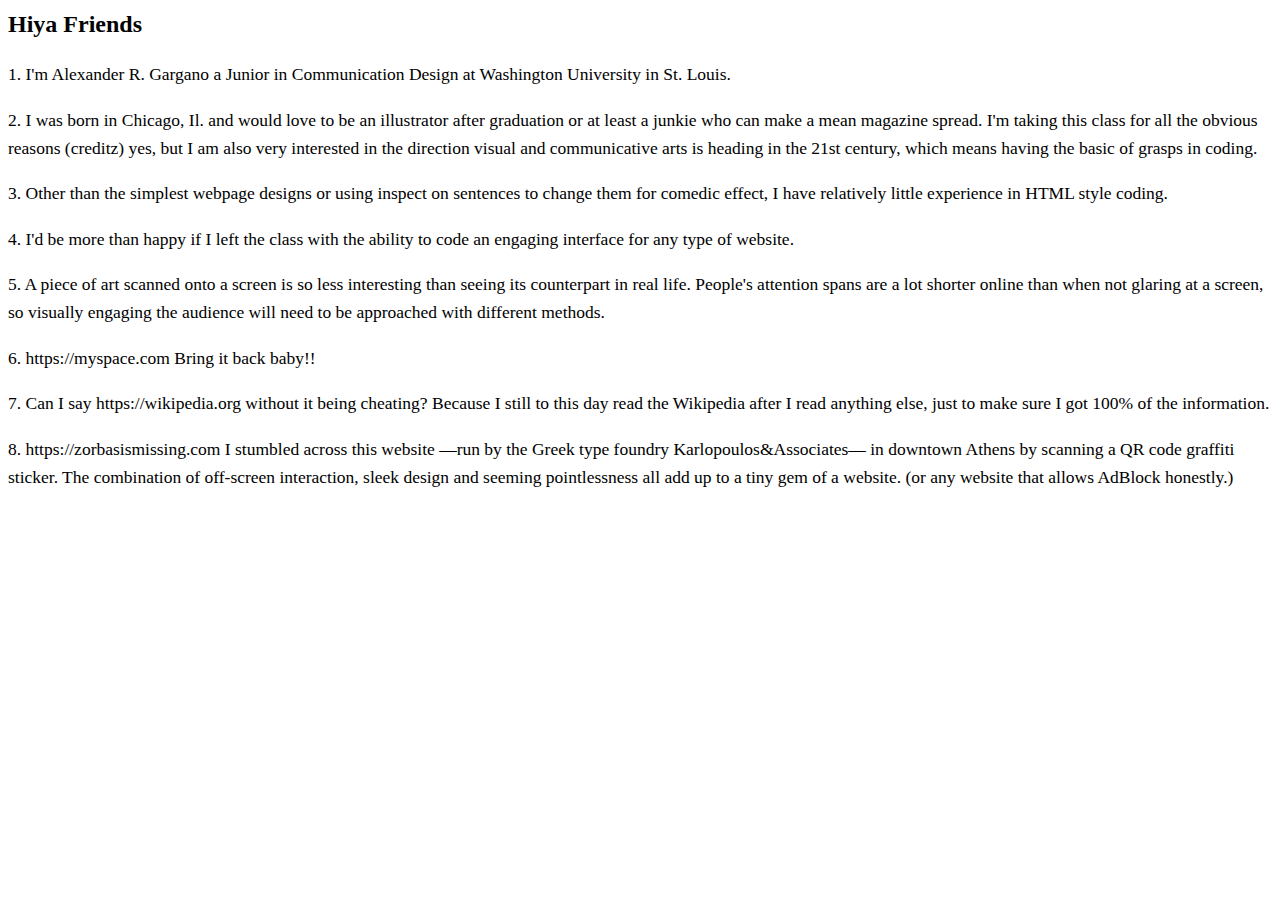
<file: index.html>
<!DOCTYPE html>
<html>
<head>
	<title>Police File </title>

	<style type="text/css" media="screen">
    html {
    	
      -ms-text-size-adjust: 100%; 
      -webkit-text-size-adjust: 100%;

      
      font-size: 62.5%; 
    }

    body {
      font-size: 1.75rem;
      line-height: 1.6;
      font-weight: 400;
      margin: 7;
	  font-family:serif;
    }

    p {
      margin-top: 1rem; }
      
   

    h1 {
      margin-top: 0;
      margin-bottom: 2rem;
      font-size: 2.4rem;
      line-height: 1.35; 
    }
    
  </style>
</head>
<body>
	<h1>Hiya Friends</h1>
<p> 1. I'm Alexander R. Gargano a Junior in Communication Design at Washington University in St. Louis. </p>
<p> 2. I was born in Chicago, Il. and would love to be an illustrator after graduation or at least a junkie who can make a mean magazine spread. I'm taking this class for all the obvious reasons (creditz) yes, but I am also very interested in the direction visual and communicative arts is heading in the 21st century, which means having the basic of grasps in coding. 
<p> 3. Other than the simplest webpage designs or using inspect on sentences to change them for comedic effect, I have relatively little experience in HTML style coding. </p>
<p> 4. I'd be more than happy if I left the class with the ability to code an engaging interface for any type of website.</p>
<p> 5. A piece of art scanned onto a screen is so less interesting than seeing its counterpart in real life. People's attention spans are a lot shorter online than when not glaring at a screen, so visually engaging the audience will need to be approached with different methods.</p>
<p> 6. https://myspace.com Bring it back baby!! </p>
<p> 7. Can I say https://wikipedia.org without it being cheating? Because I still to this day read the Wikipedia after I read anything else, just to make sure I got 100% of the information.  </p>
<p> 8. https://zorbasismissing.com I stumbled across this website —run by the Greek type foundry Karlopoulos&Associates— in downtown Athens by scanning a QR code graffiti sticker. The combination of off-screen interaction, sleek design and seeming pointlessness all add up to a tiny gem of a website. (or any website that allows AdBlock honestly.)
</body>
</html>
</file>
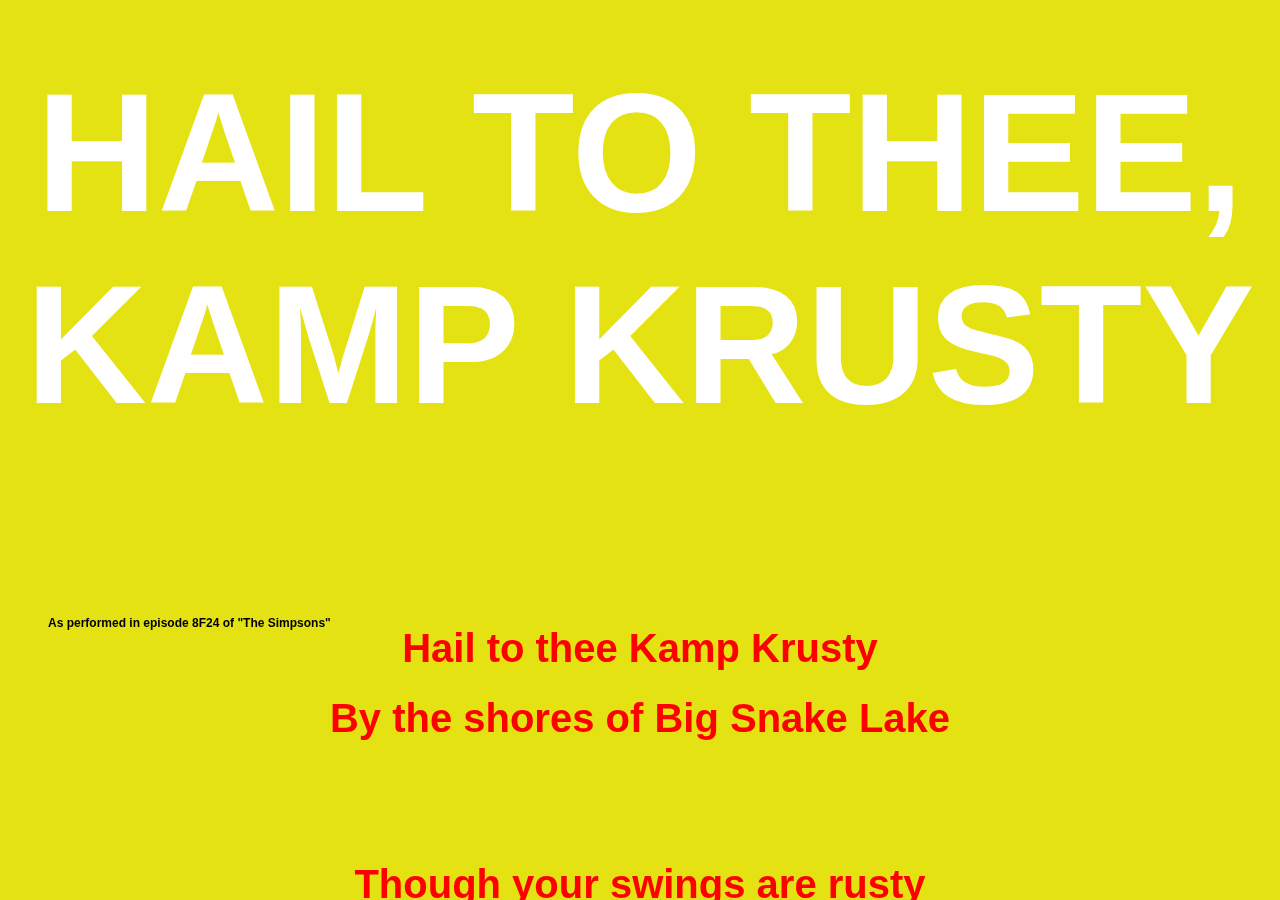
<file: lyrics-excercise/index.html>
<!DOCTYPE html>
<html>
<div class="overlay">
<section>
	<head>
		<title></title>
				<link rel= "stylesheet" type= "text/css" href= "style.css"> </link>

					<center><h1><strong> HAIL TO THEE, </strong></h1></center>
					<center><h1 id="krusty"><strong> KAMP KRUSTY </strong></h1></center>
	</head>


	<body>
			<div id="credits"> As performed in episode 8F24 of "The Simpsons" </div>

		<center>

					<div>Hail to thee Kamp Krusty</div>
					<div class="stanza">By the shores of Big Snake Lake</div>
					<div>Though your swings are rusty</div>
					<div class="stanza">We know they'll never break</div>
				<p></p>
					<div id="german"> [Louder! Schnell-er!]</div>
				<p></p>
					<div>From your gleaming mess hall</div>
					<div class="stanza">To your hallowed baseball field</div>
					<div>And your spick and span infirmary</div>
					<div class="stanza">Where all our wounds are healed</div>
					<div>Hail to thee, Kamp Krusty</div>
					<div class="stanza">Below Mount Avalanche</div>
					<div>We will always love Kamp Krusty,</div>
					<div>A registered trademark of the Krusty corporation.</div>
					<div class="stanza">All rights reserved!</div>

		</center>

</section>
</body>
</html>
</file>
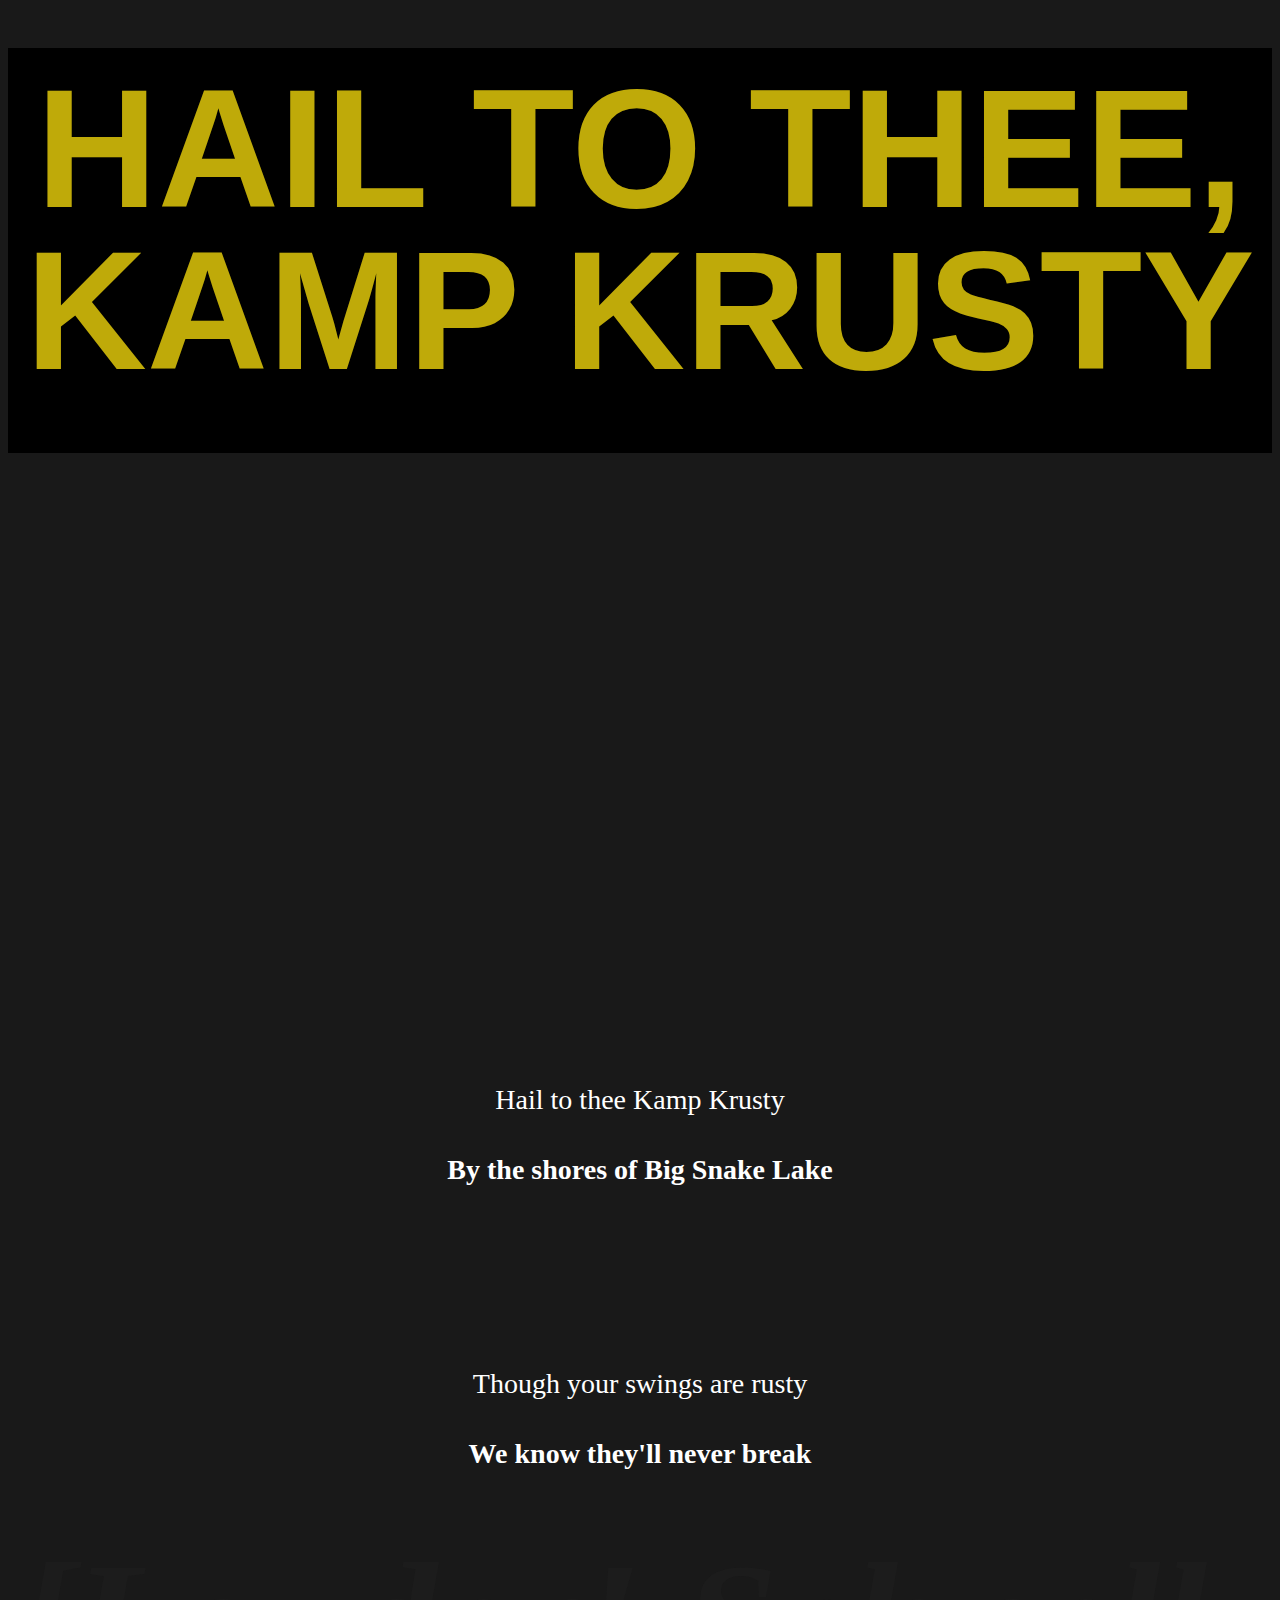
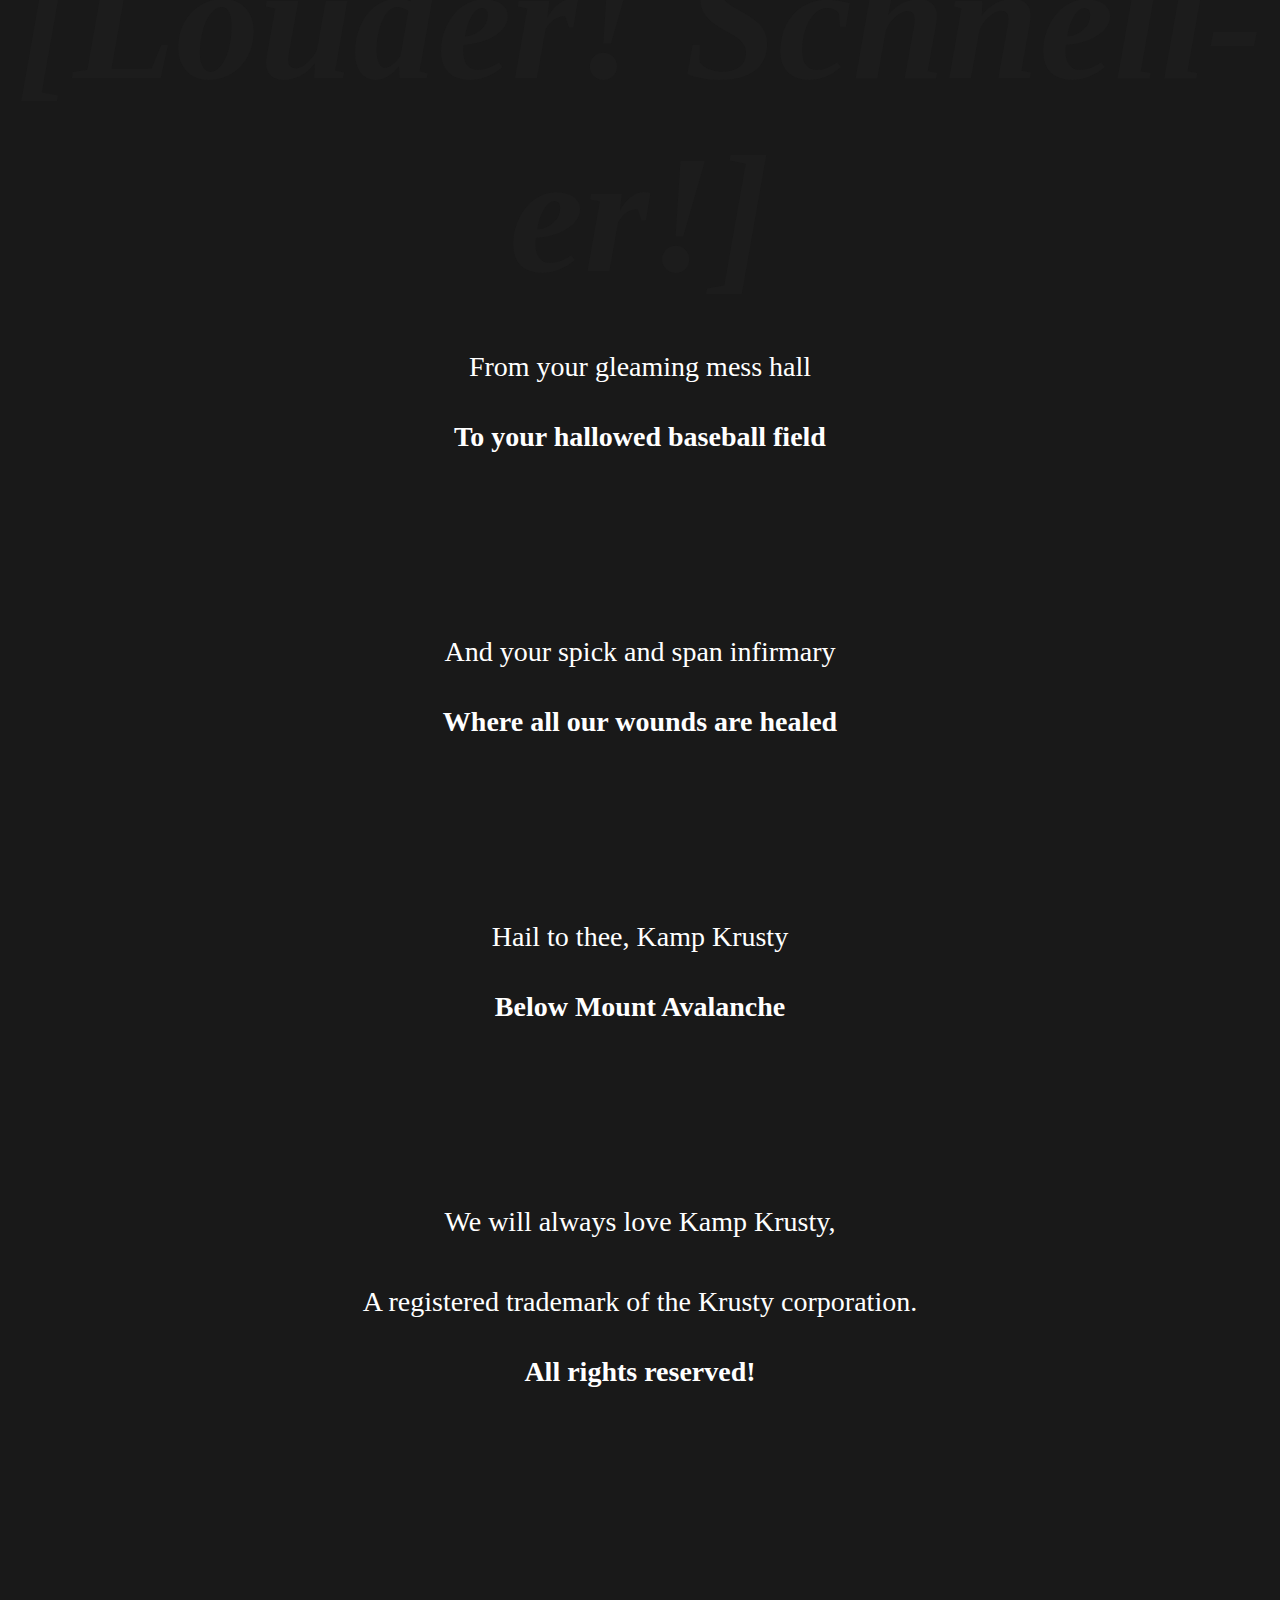
<file: lyrics-exercise-type/index.html>
<!DOCTYPE html>
<html>
<section>
	<head>
				<link rel= "stylesheet" type= "text/css" href= "styleNEW.css"> </link>

<div id="bannerimage"></div>
       
    <strong><center>
    <h1>HAIL TO THEE,</strong></h1>
    <p id="krusty">KAMP KRUSTY</p>
    </strong></center>
  

  </head>


  <body>
      <div id="credits"> As performed in episode 8F24 of "The Simpsons" </div>

    <center>
    
          <div id="starter">Hail to thee Kamp Krusty</div>
          <div class="stanza">By the shores of Big Snake Lake</div>
          <div>Though your swings are rusty</div>
          <div class="stanza">We know they'll never break</div>
        <p></p>
          <p id="german">[Louder! Schnell-er!]</p>
        
          <div>From your gleaming mess hall</div>
          <div class="stanza">To your hallowed baseball field</div>
          <div>And your spick and span infirmary</div>
          <div class="stanza">Where all our wounds are healed</div>
          <div>Hail to thee, Kamp Krusty</div>
          <div class="stanza">Below Mount Avalanche</div>
          <div>We will always love Kamp Krusty,</div>
          <div>A registered trademark of the Krusty corporation.</div>
          <div class="stanza">All rights reserved!</div>

<iframe width="420" height="315" src="https://www.youtube.com/embed/UJsV4BbIIXs" frameborder="0" allow="autoplay; encrypted-media" allowfullscreen></iframe>

    </center>


</section>
</body>
</html>
</file>
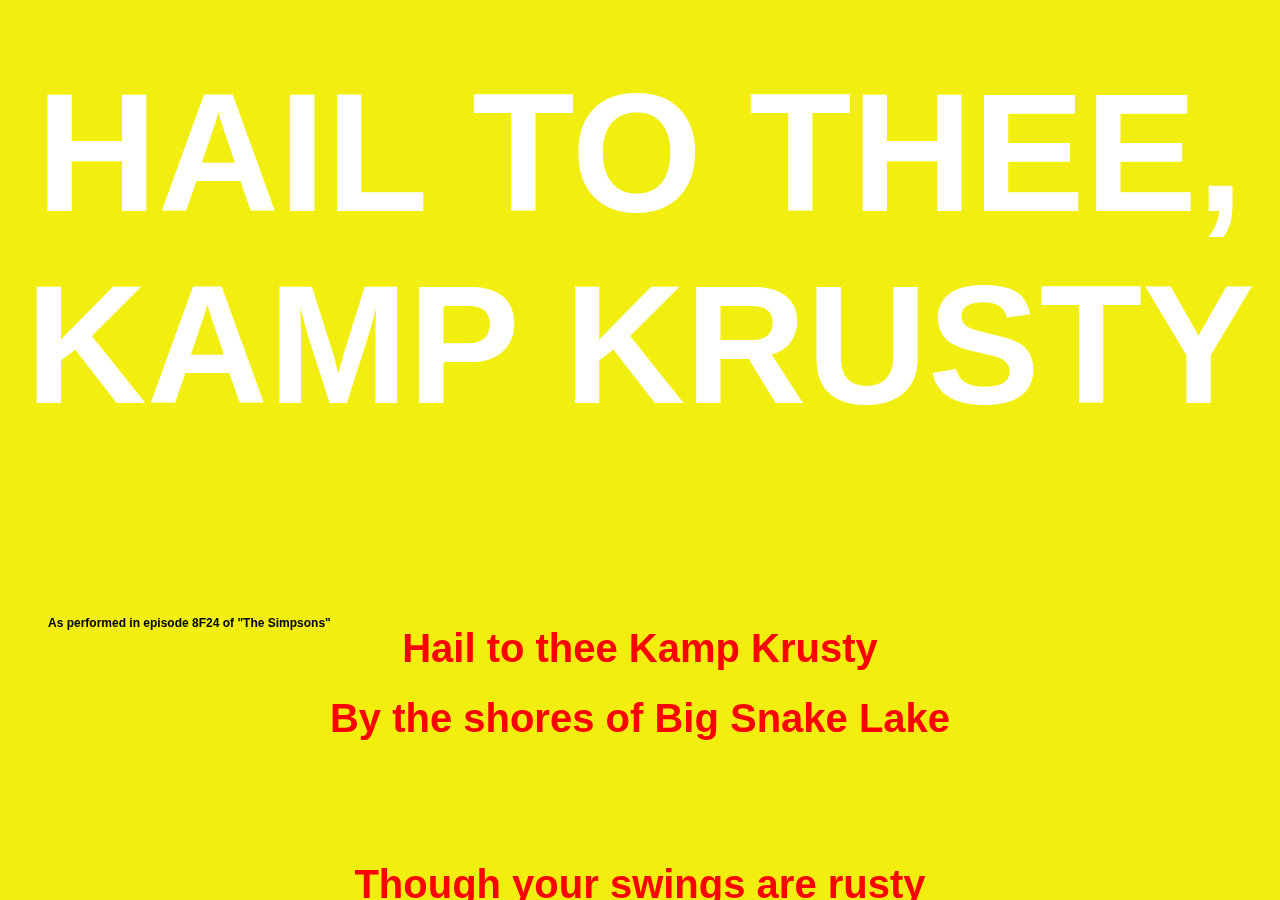
<file: lyrics-exercise/index.html>
<!DOCTYPE html>
<html>
<div class="overlay">
<section>
	<head>
		<title></title>
				<link rel= "stylesheet" type= "text/css" href= "style.css"> </link>

				
  	<strong><center>
    <h1>HAIL TO THEE,</strong></h1>
    <h1 id="krusty">KAMP KRUSTY</h1>
    </strong></center>
  

	</head>


	<body>
			<div id="credits"> As performed in episode 8F24 of "The Simpsons" </div>

		<center>

					<div>Hail to thee Kamp Krusty</div>
					<div class="stanza">By the shores of Big Snake Lake</div>
					<div>Though your swings are rusty</div>
					<div class="stanza">We know they'll never break</div>
				<p></p>
					<div id="german"> [Louder! Schnell-er!]</div>
				<p></p>
					<div>From your gleaming mess hall</div>
					<div class="stanza">To your hallowed baseball field</div>
					<div>And your spick and span infirmary</div>
					<div class="stanza">Where all our wounds are healed</div>
					<div>Hail to thee, Kamp Krusty</div>
					<div class="stanza">Below Mount Avalanche</div>
					<div>We will always love Kamp Krusty,</div>
					<div>A registered trademark of the Krusty corporation.</div>
					<div class="stanza">All rights reserved!</div>

		</center>

</section>
</body>
</html>
</file>
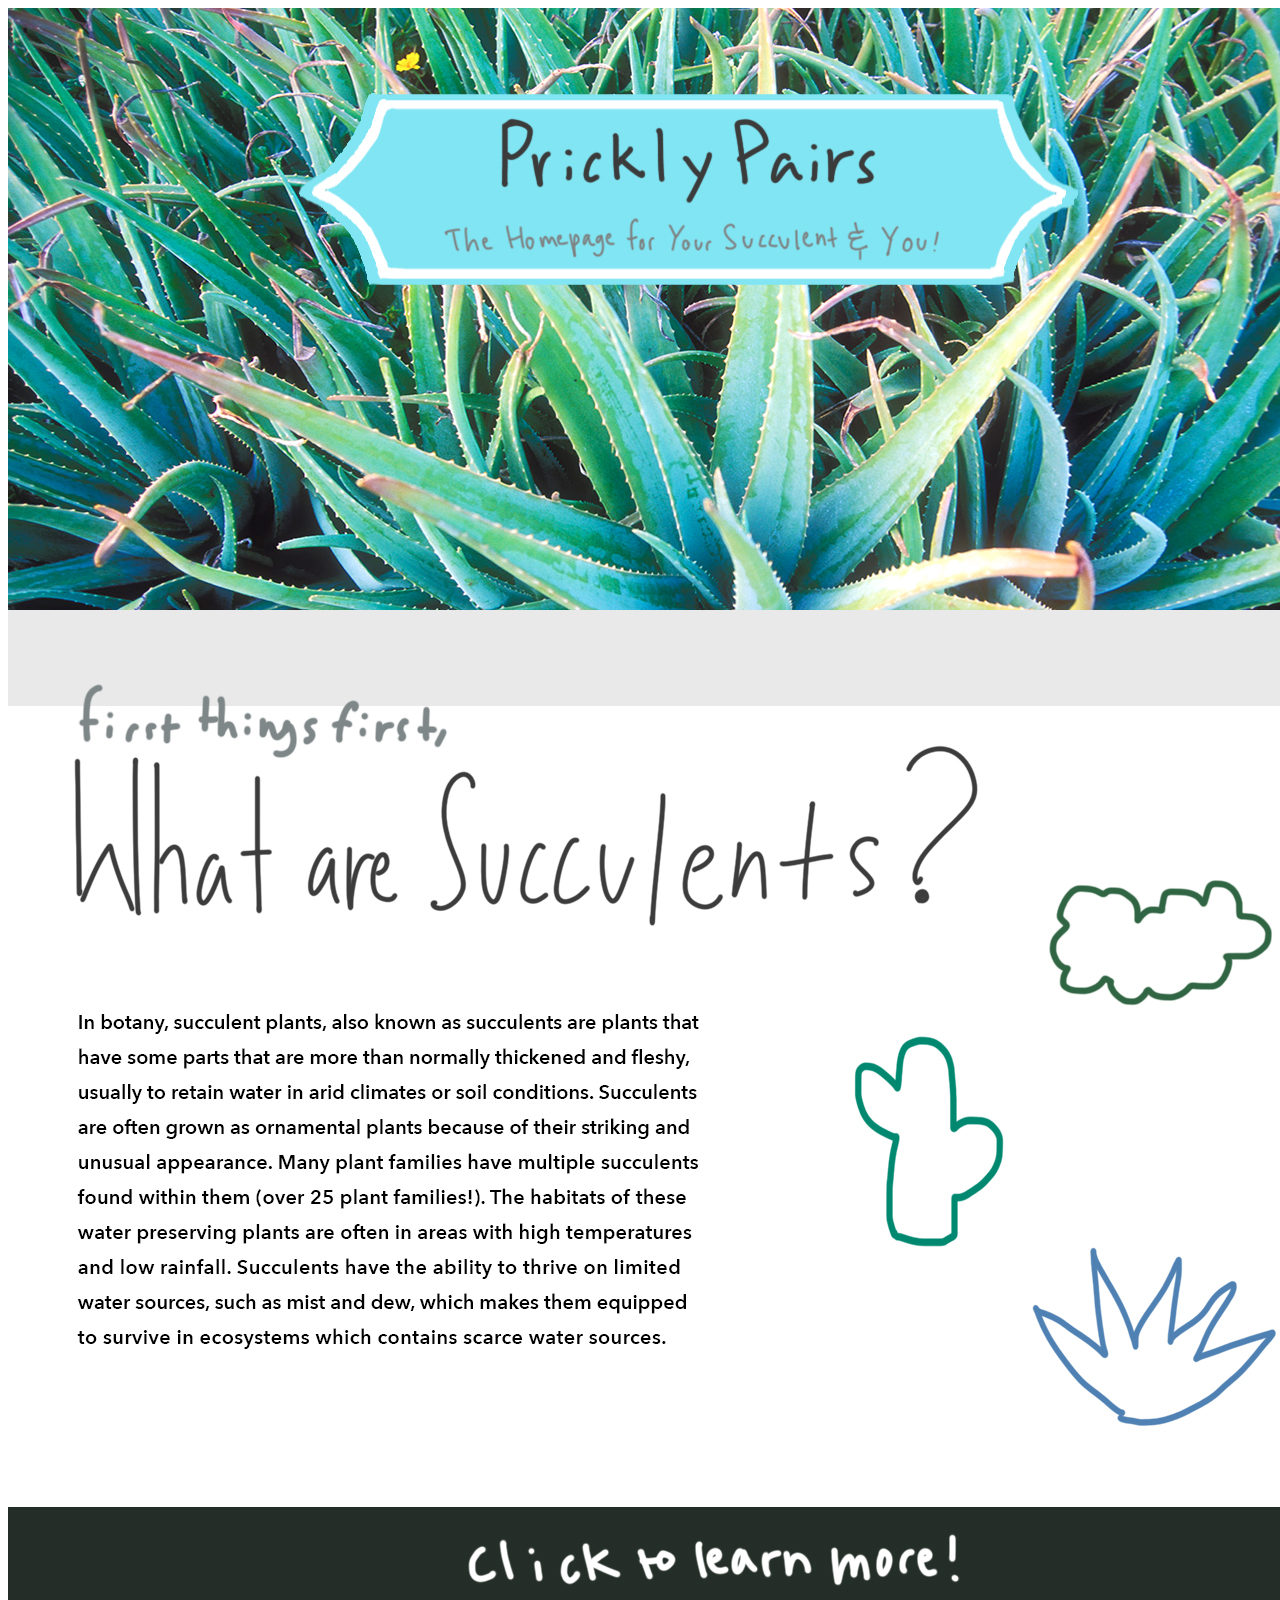
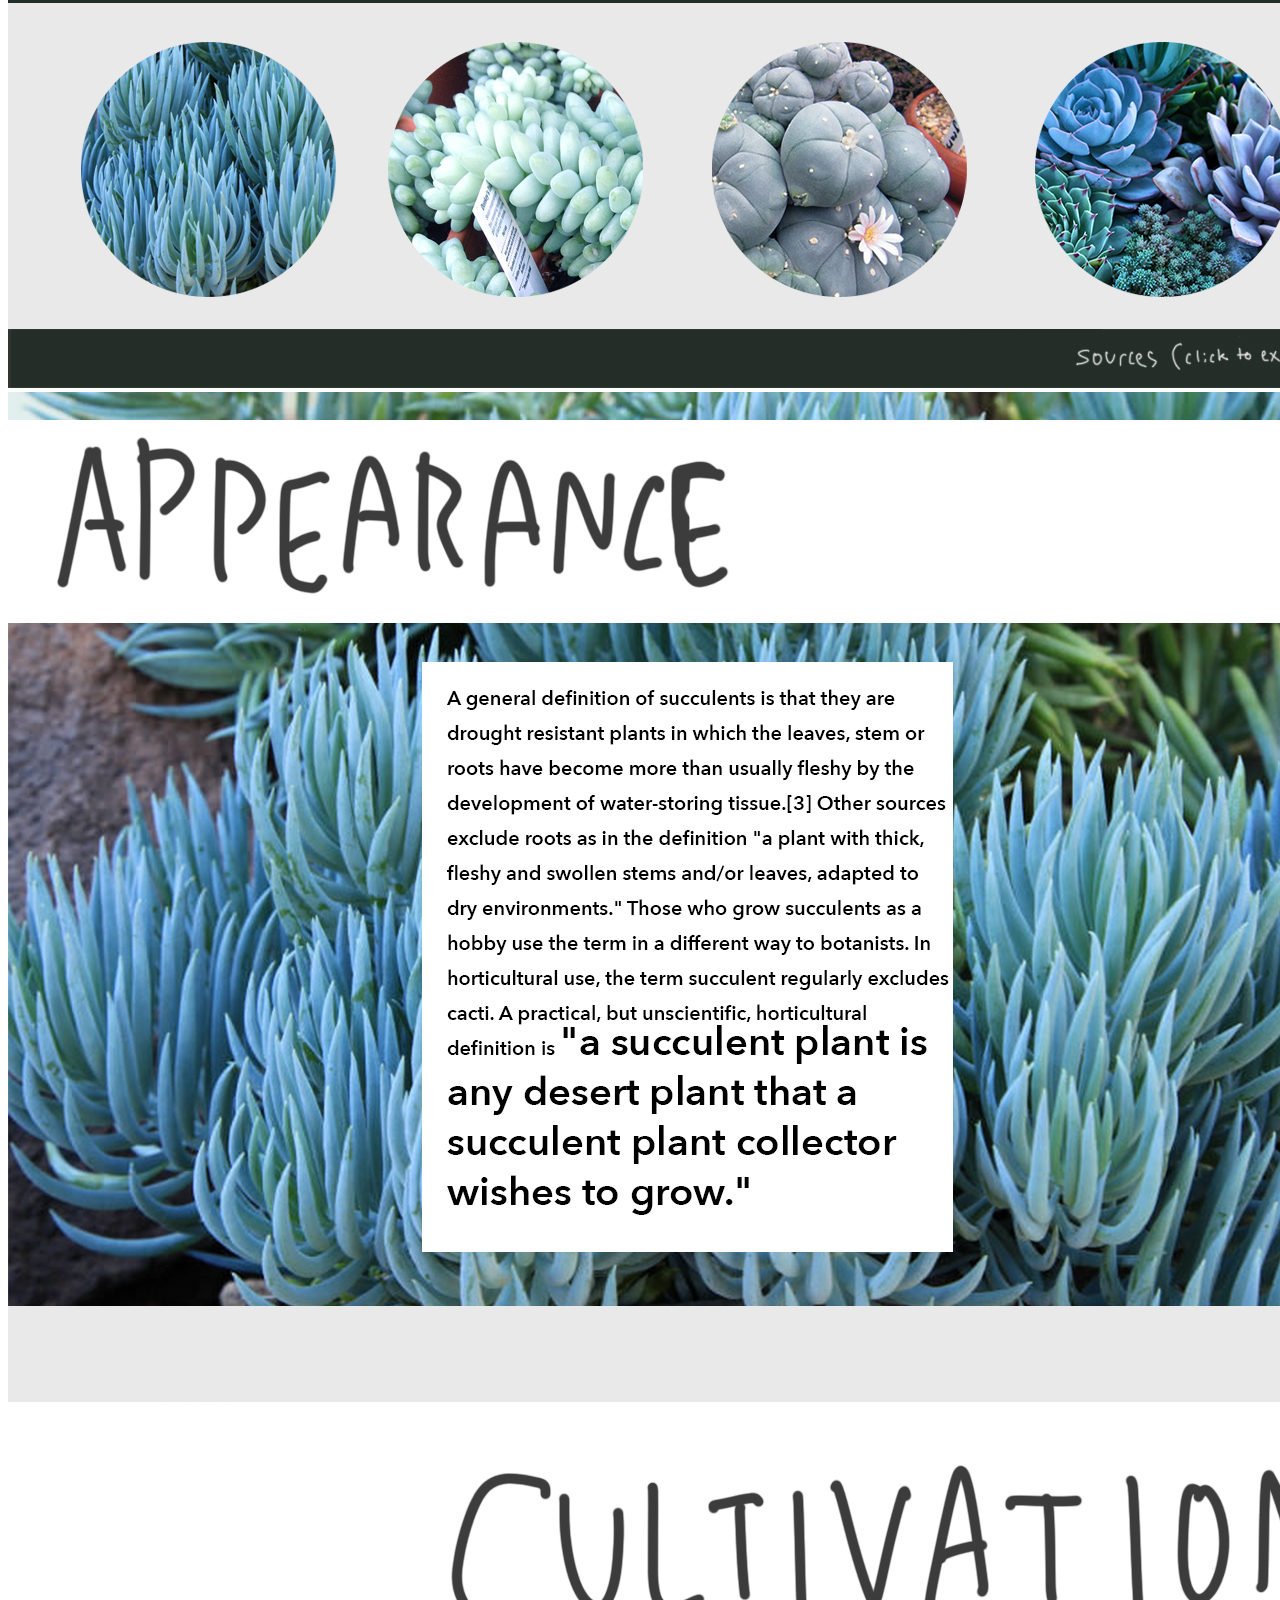
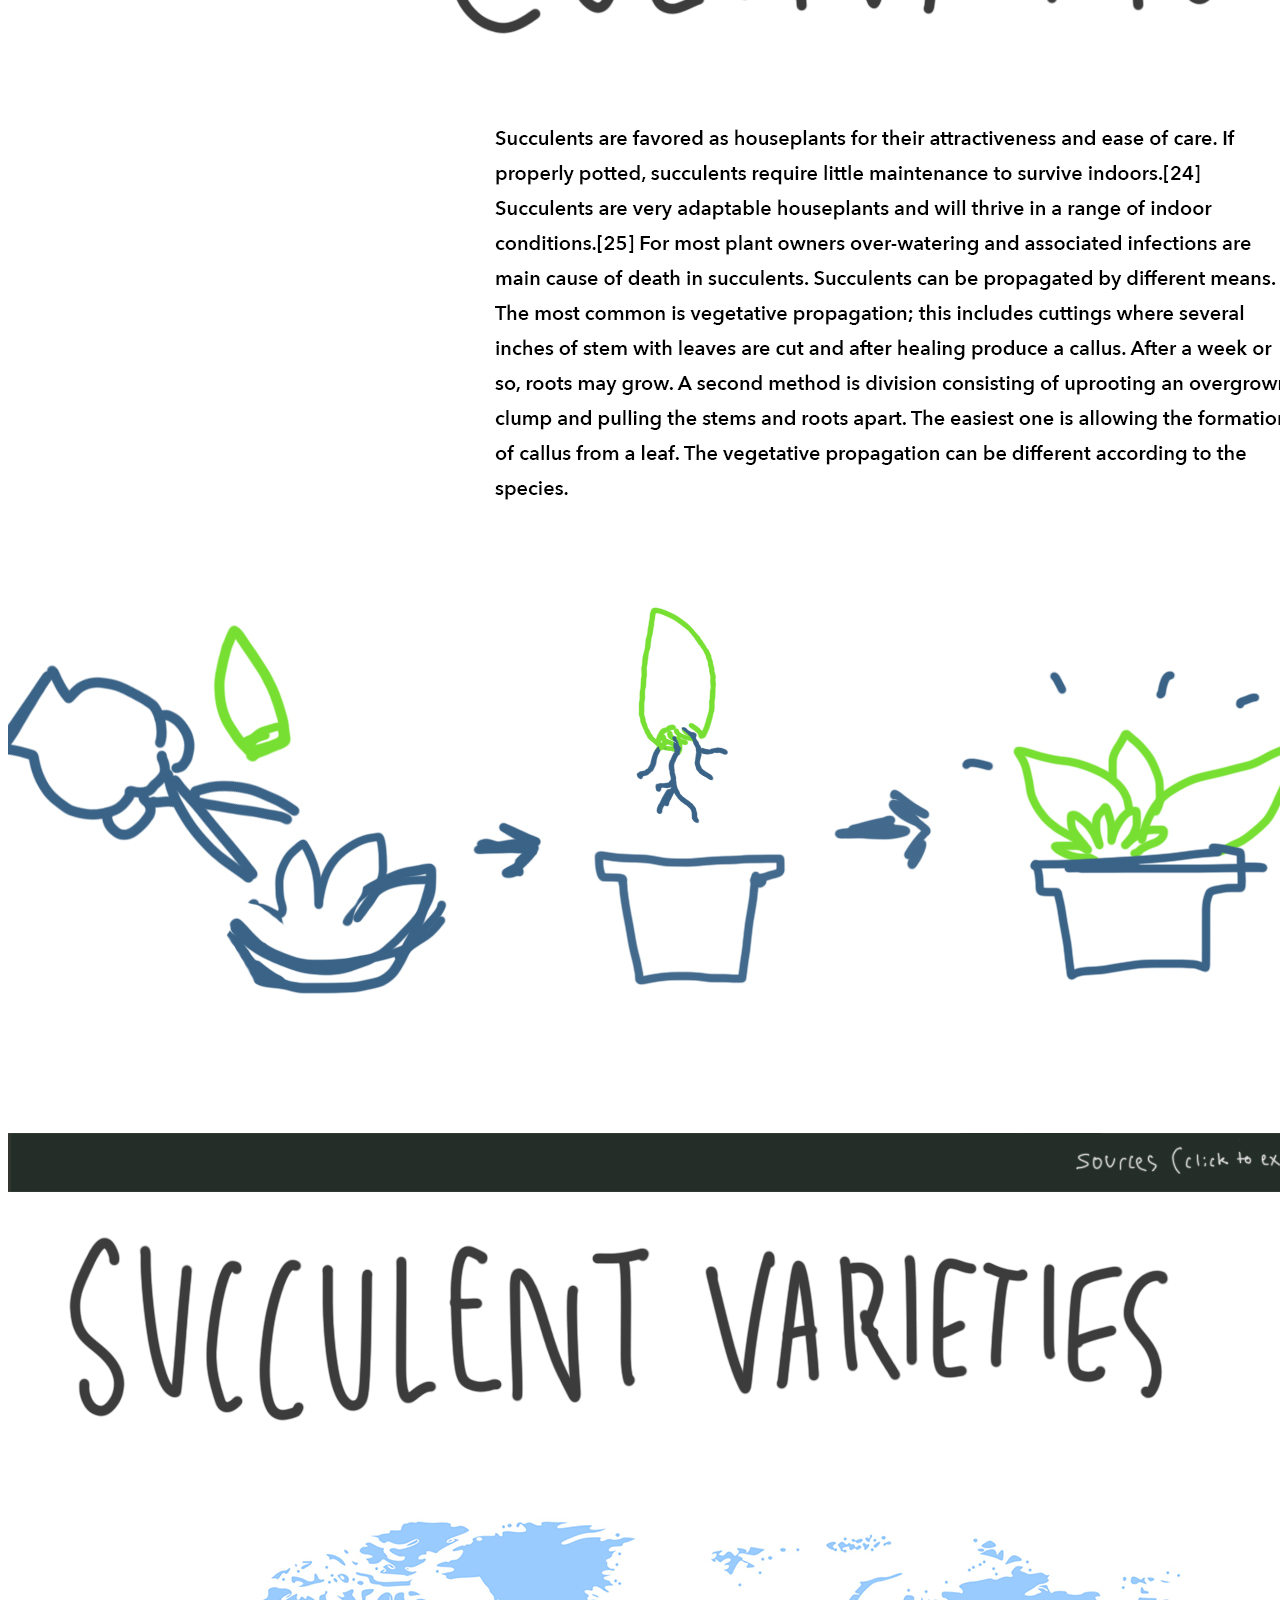
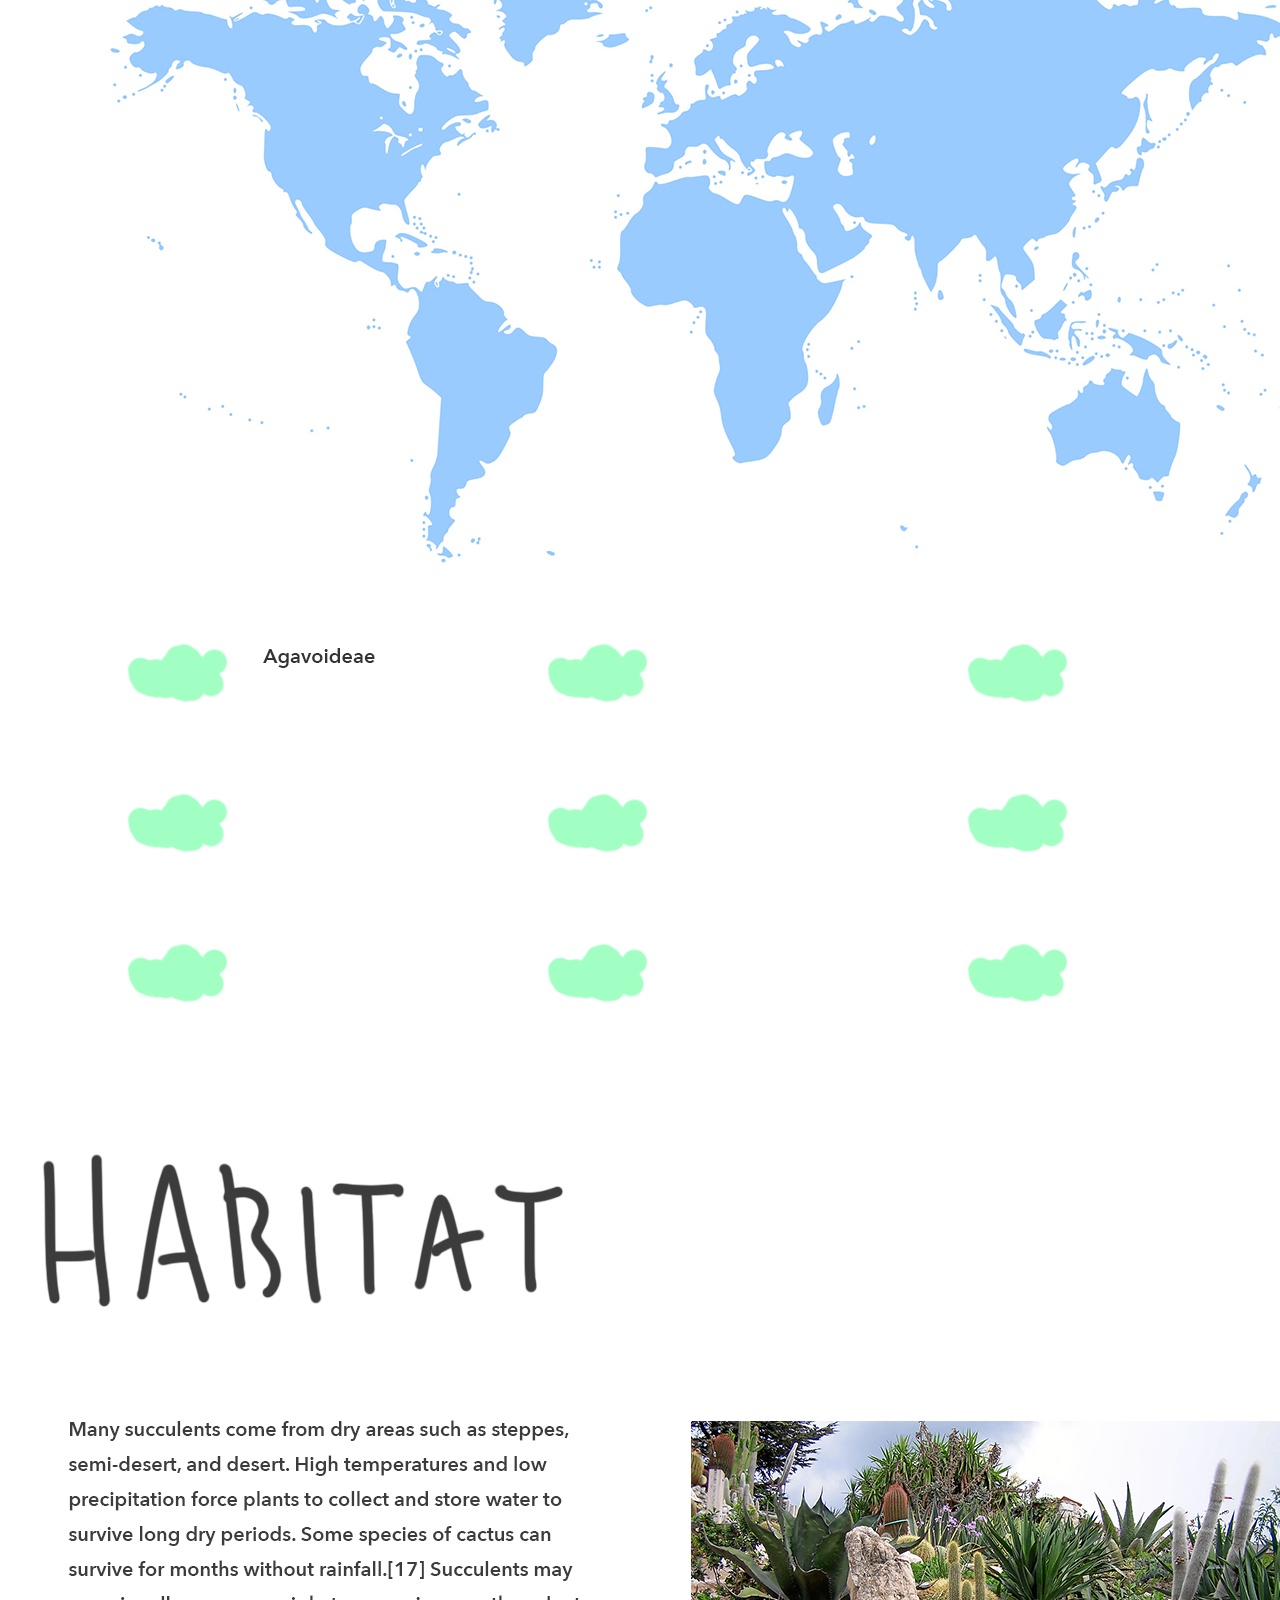
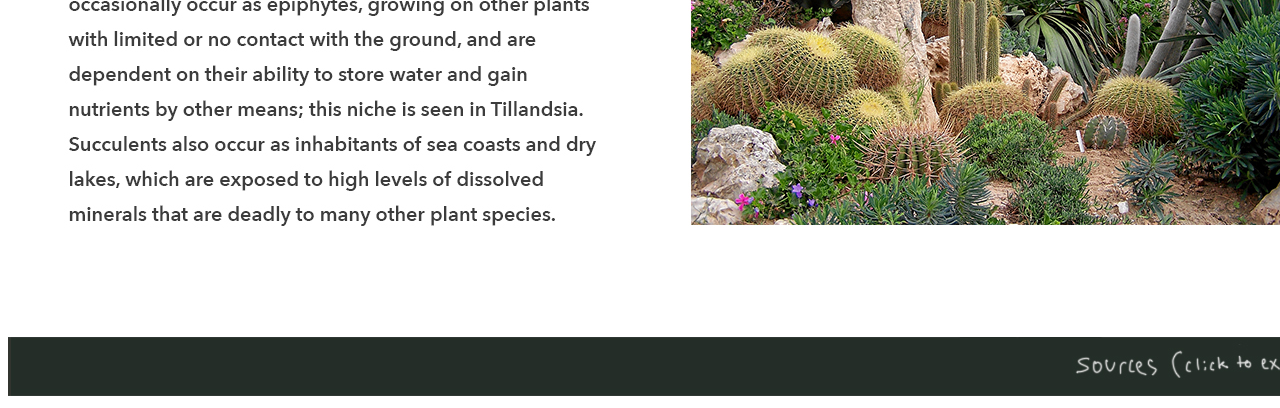
<file: microsite/mockup/index.html>
<!DOCTYPE html>
<html>
<head>
	<title>Succulent Mockup</title>
</head>
<body>

<div>
	<img src="SucculentMockup.jpg">
	<img src="AppearanceMockup.jpg">
	<img src="SucculentTaxonomyMockup.jpg">
</div>

</body>
</html>
</file>
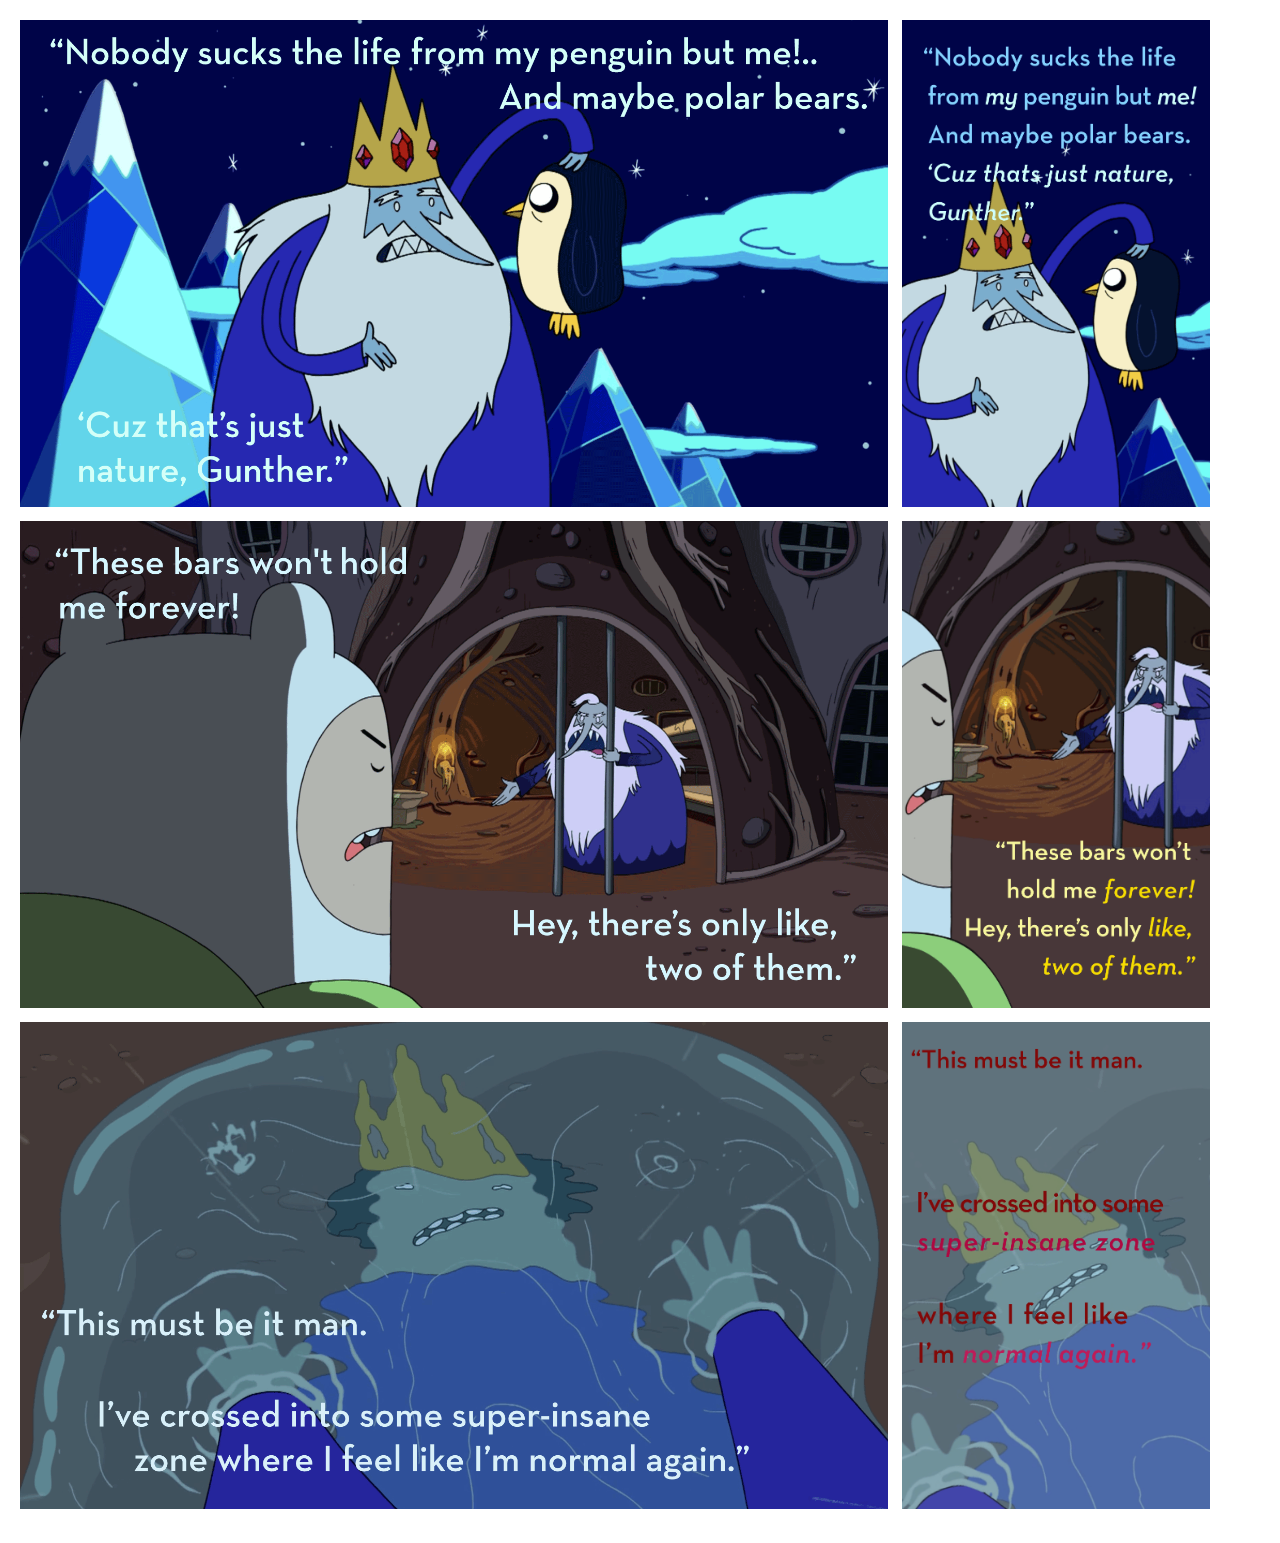
<file: postcards/mockups/index.html>
<!DOCTYPE html>
<html>
	<head>
		<title>Triptych Postcards</title>
		<style>
		body {
		margin: 20px;
		display: block;
		}
		.web {
		padding-right: 10px;
		padding-bottom: 10px;
		width: 70%;
		}	
		.mobile {
		padding-bottom: 10px;
		width: 24.84%;
		}
		</style>
	</head>
	<body>
		<img class="web" src="IceKing-1-Web.png" alt="web1">
		<img class="mobile" src="IceKing-1-Mobile.png" alt="mobile1">
		<img class="web" src="IceKing-2-Web.png" alt="web2">
		<img class="mobile" src="IceKing-2-Mobile.png" alt="mobile2">
		<img class="web" src="IceKing-3-Web.png" alt="web3">
		<img class="mobile" src="IceKing-3-Mobile.png" alt="mobile3">
	</body>
</html>
</file>
<file: lyrics-excercise/style.css>
html {
	font-size: 1rem;
	font-family: sans-serif;
}



div {
	color: #ff0000;
	font-size: 2.5rem;
	font-weight: bolder;
	line-height: 5rem;
}

#german {
	color: rgba(10,10,0,0.1);
	font-size: 1.5rem;
	font-weight: bolder;
	margin-top: -4rem;
	margin-bottom: -1.5rem;
	font-style: italic;
}

#credits {
	color: black;
	font-size: 0.75rem;
	font-weight: bolder;
	line-height: 3.8rem;
	margin-top: -2rem;
	margin-bottom: -2.9rem;
	margin-left: 3rem;
}

#krusty {
	margin-bottom: 15rem;
}

.stanza {
	color: #ff0000;
	font-size: 2.5rem;
	font-weight: bolder;
	line-height: 3.8rem;
	margin-bottom: 6rem;

}

h1 {
	font-family: Sans-Serif;
	font-weight: bold;
	font-size: 10.5rem;
	color: white;
}


body {   
    background-color: rgba(50,50,255,1);
}

body {
background-image: url("https://i.imgur.com/U9WrRYZ.gif");

height: 100%; 

background-position: center;
    background-attachment: fixed;
    background-repeat: no-repeat;
    background-size: cover;
}

.overlay {
    z-index: 1;
    height: 100%;
    width: 100%;
    position: fixed;
    overflow: auto;
    top: 0px;
    left: 0px;
    background: rgba(244, 241, 0, 0.92);
}
</file>
<file: lyrics-exercise-type/styleNEW.css>
body, html {
    height: 100%;
}

#bannerimage {
  width: 100%;
  background-image: url("https://i.imgur.com/U9WrRYZ.gif");
  height: 405px;
  background-color: black;
  background-position: center;
  background-repeat: no-repeat;
  background-size: cover;
  margin-top: 3rem
}

div {
	color: rgba(255,255,255,1);
	font-size: 1.75rem;
	font-family: "helvetica"
	font-weight: bolder;
	line-height: 5rem;
}


#german {
	color: rgba(60,60,60,0.1);
	font-size: 10.5rem;
	font-weight: bolder;
	margin-top: -6.5rem;
	margin-bottom: 1rem;
	font-style: italic;
}

#credits {
	color: black;
	font-size: 0.75rem;
	font-weight: bolder;
	line-height: 3.8rem;
	margin-top: -16.75rem;
	margin-bottom: -2.9rem;
	margin-left: 85rem;
}

#krusty {
	margin-bottom: 15rem;
	font-family: Sans-Serif;
	font-weight: bold;
	font-size: 10.5rem;
	color: rgba(225,200,10,.85);
	margin-top: -9rem
}

#starter {
	margin-top: 15rem
}

.stanza {
	font-size: 1.75rem;
	font-weight: bolder;
	line-height: 3.8rem;
	margin-bottom: 9rem;

}

h1 {
	font-family: Sans-Serif;
	font-weight: bold;
	font-size: 10.5rem;
	color: rgba(225,200,10,.85);
	margin-top: -25rem;
}

body {   
    background-color: rgba(25,25,25,1);
}
</file>
<file: lyrics-exercise/style.css>
html {
	font-size: 1rem;
	font-family: sans-serif;
}



div {
	color: #ff0000;
	font-size: 2.5rem;
	font-weight: bolder;
	line-height: 5rem;
}

#german {
	color: rgba(10,10,0,0.1);
	font-size: 1.5rem;
	font-weight: bolder;
	margin-top: -4rem;
	margin-bottom: -1.5rem;
	font-style: italic;
}

#credits {
	color: black;
	font-size: 0.75rem;
	font-weight: bolder;
	line-height: 3.8rem;
	margin-top: -2rem;
	margin-bottom: -2.9rem;
	margin-left: 3rem;
}

#krusty {
	margin-bottom: 15rem;
}


.stanza {
	color: #ff0000;
	font-size: 2.5rem;
	font-weight: bolder;
	line-height: 3.8rem;
	margin-bottom: 6rem;

}

h1 {
	font-family: Sans-Serif;
	font-weight: bold;
	font-size: 10.5rem;
	color: white;
}


body {   
    background-color: rgba(198,198,198,1);
}

body {
background-image: url("https://i.imgur.com/U9WrRYZ.gif");

height: 100%; 

background-position: center;
    background-attachment: fixed;
    background-repeat: no-repeat;
    background-size: cover;
}

.overlay {
    z-index: 1;
    height: 100%;
    width: 100%;
    position: fixed;
    overflow: auto;
    top: 0px;
    left: 0px;
    background: rgba(244, 241, 0, 0.92);
}
</file>
